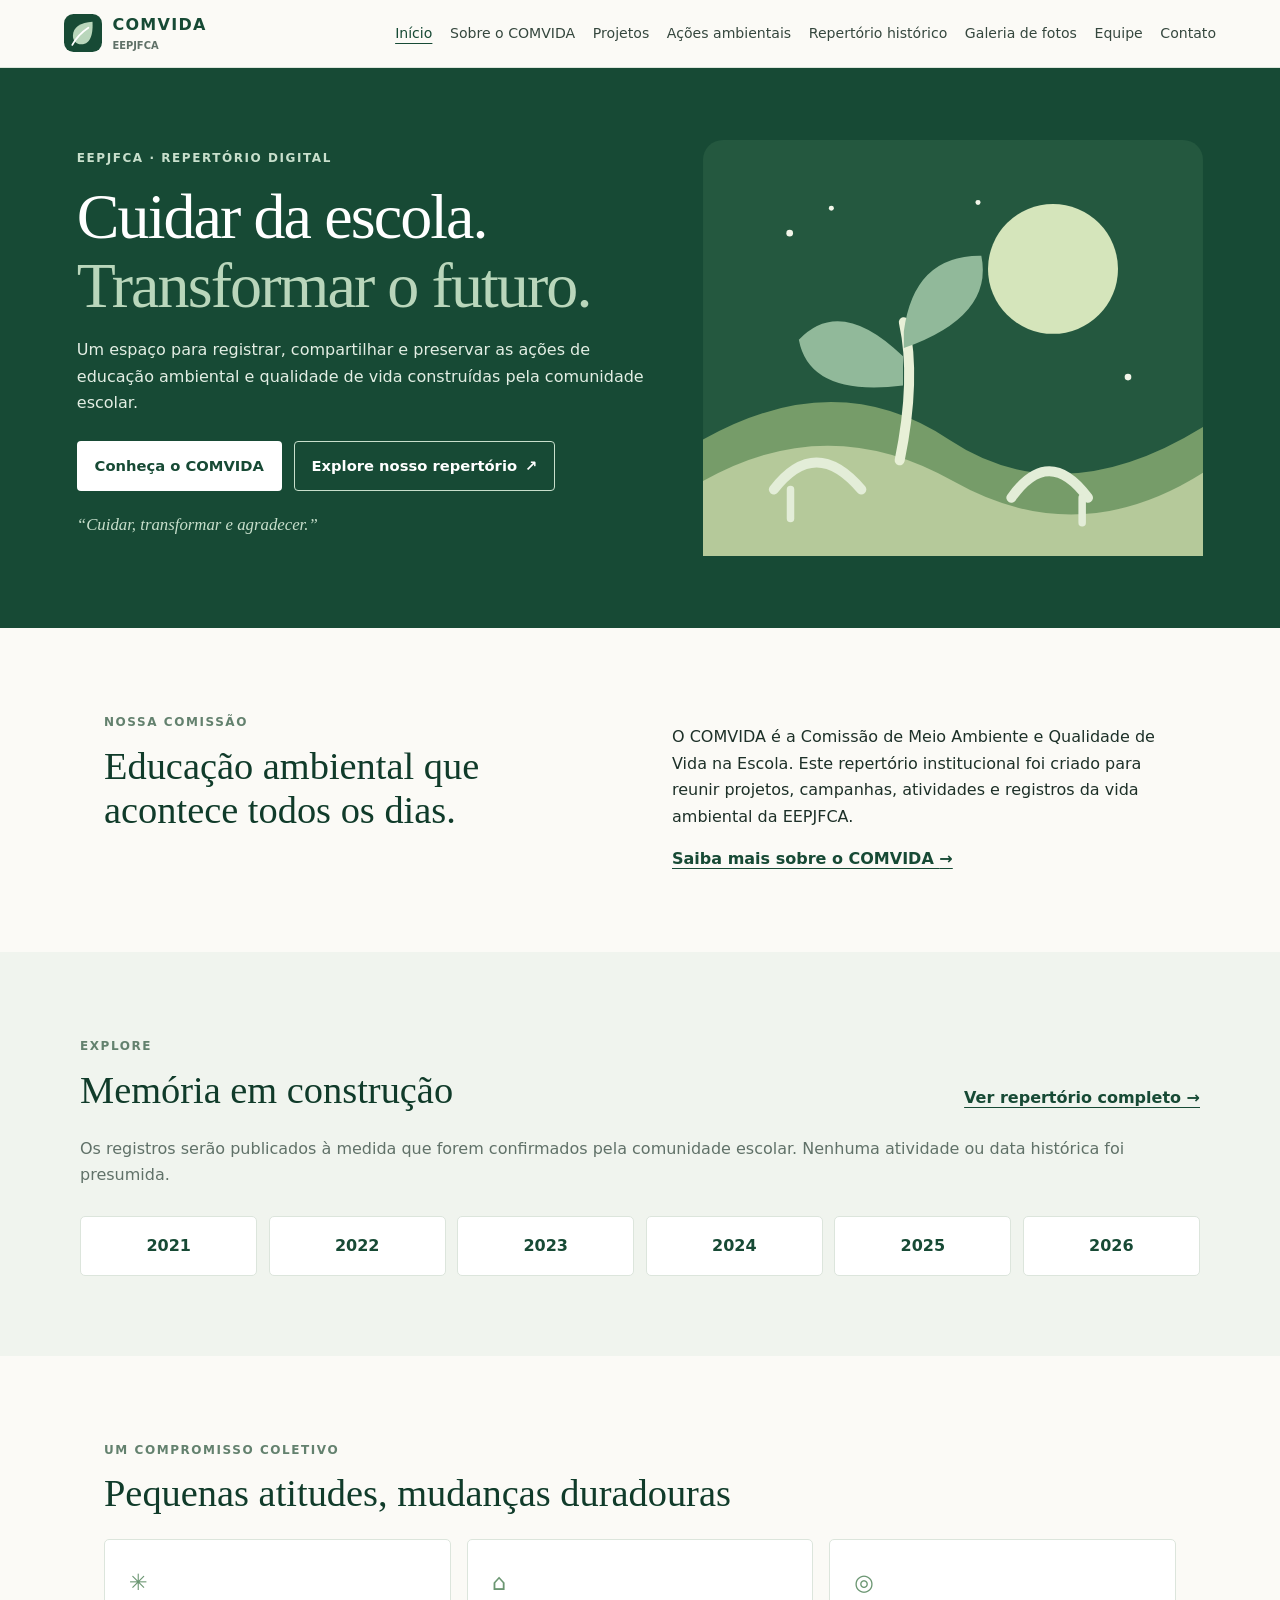
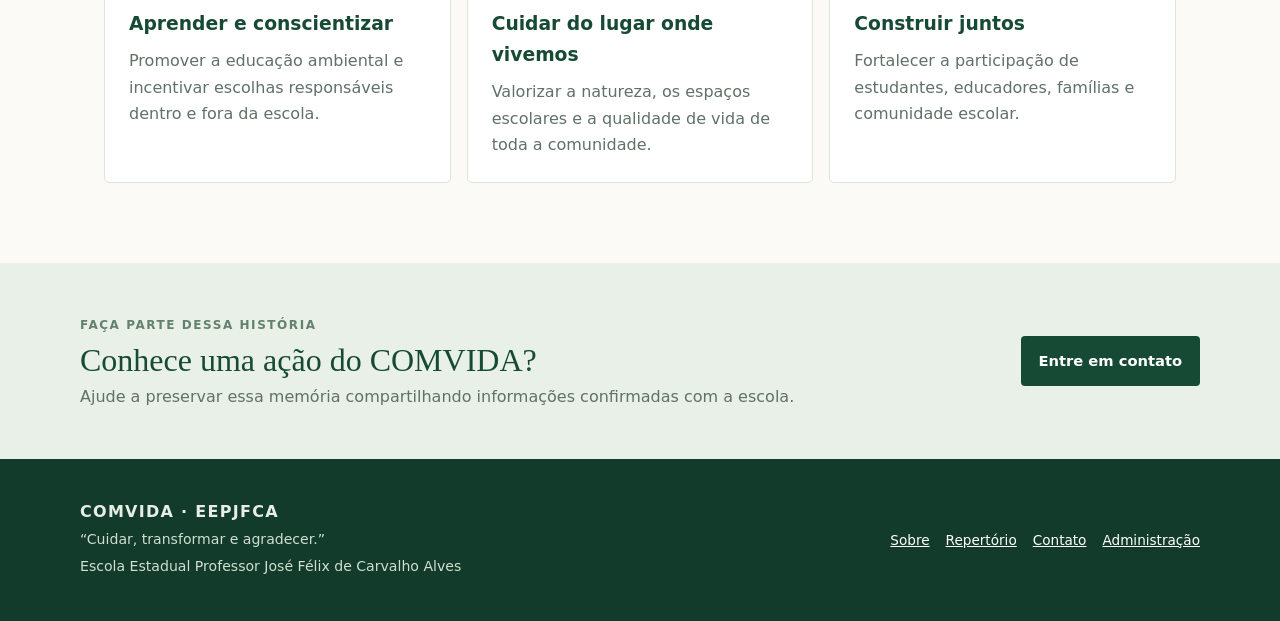
<file: index.html>
<!doctype html>
<html lang="pt-BR"><head><meta charset="utf-8"><meta name="viewport" content="width=device-width, initial-scale=1"><meta name="theme-color" content="#174a35"><meta name="description" content="Repertório digital do COMVIDA da Escola Estadual Professor José Félix de Carvalho Alves."><title>COMVIDA | Cuidar, transformar e agradecer</title><link rel="icon" href="imagens/folha.svg" type="image/svg+xml"><link rel="stylesheet" href="CSS/style.css"><script src="js/script.js" defer></script></head><body data-page="inicio"><a class="skip-link" href="#conteudo">Pular para o conteúdo</a><header id="site-header"></header><main id="conteudo">
<section class="hero"><div class="hero-copy"><span class="eyebrow">EEPJFCA · Repertório digital</span><h1>Cuidar da escola.<br><em>Transformar o futuro.</em></h1><p>Um espaço para registrar, compartilhar e preservar as ações de educação ambiental e qualidade de vida construídas pela comunidade escolar.</p><div class="button-row"><a class="button button-light" href="sobre.html">Conheça o COMVIDA</a><a class="button button-outline" href="repertorio.html">Explore nosso repertório <span aria-hidden="true">↗</span></a></div><p class="hero-motto">“Cuidar, transformar e agradecer.”</p></div><div class="hero-art" role="img" aria-label="Ilustração de uma muda crescendo em mãos cuidadosas"><img src="imagens/hero.svg" alt=""></div></section>
<section class="section intro-grid"><div><span class="eyebrow">Nossa comissão</span><h2>Educação ambiental que acontece todos os dias.</h2></div><div><p>O COMVIDA é a Comissão de Meio Ambiente e Qualidade de Vida na Escola. Este repertório institucional foi criado para reunir projetos, campanhas, atividades e registros da vida ambiental da EEPJFCA.</p><a class="text-link" href="sobre.html">Saiba mais sobre o COMVIDA <span aria-hidden="true">→</span></a></div></section>
<section class="section section-soft"><div class="section-heading"><div><span class="eyebrow">Explore</span><h2>Memória em construção</h2></div><a class="text-link" href="repertorio.html">Ver repertório completo →</a></div><p class="muted">Os registros serão publicados à medida que forem confirmados pela comunidade escolar. Nenhuma atividade ou data histórica foi presumida.</p><div class="year-strip" id="home-years"></div></section>
<section class="section"><div class="section-heading"><div><span class="eyebrow">Um compromisso coletivo</span><h2>Pequenas atitudes, mudanças duradouras</h2></div></div><div class="card-grid three"><article class="info-card"><span class="card-icon" aria-hidden="true">✳</span><h3>Aprender e conscientizar</h3><p>Promover a educação ambiental e incentivar escolhas responsáveis dentro e fora da escola.</p></article><article class="info-card"><span class="card-icon" aria-hidden="true">⌂</span><h3>Cuidar do lugar onde vivemos</h3><p>Valorizar a natureza, os espaços escolares e a qualidade de vida de toda a comunidade.</p></article><article class="info-card"><span class="card-icon" aria-hidden="true">◎</span><h3>Construir juntos</h3><p>Fortalecer a participação de estudantes, educadores, famílias e comunidade escolar.</p></article></div></section>
<section class="cta-band"><div><span class="eyebrow">Faça parte dessa história</span><h2>Conhece uma ação do COMVIDA?</h2><p>Ajude a preservar essa memória compartilhando informações confirmadas com a escola.</p></div><a class="button button-light" href="contato.html">Entre em contato</a></section></main><footer id="site-footer"></footer><button class="back-top" type="button" aria-label="Voltar ao topo">↑</button></body></html>
</file>
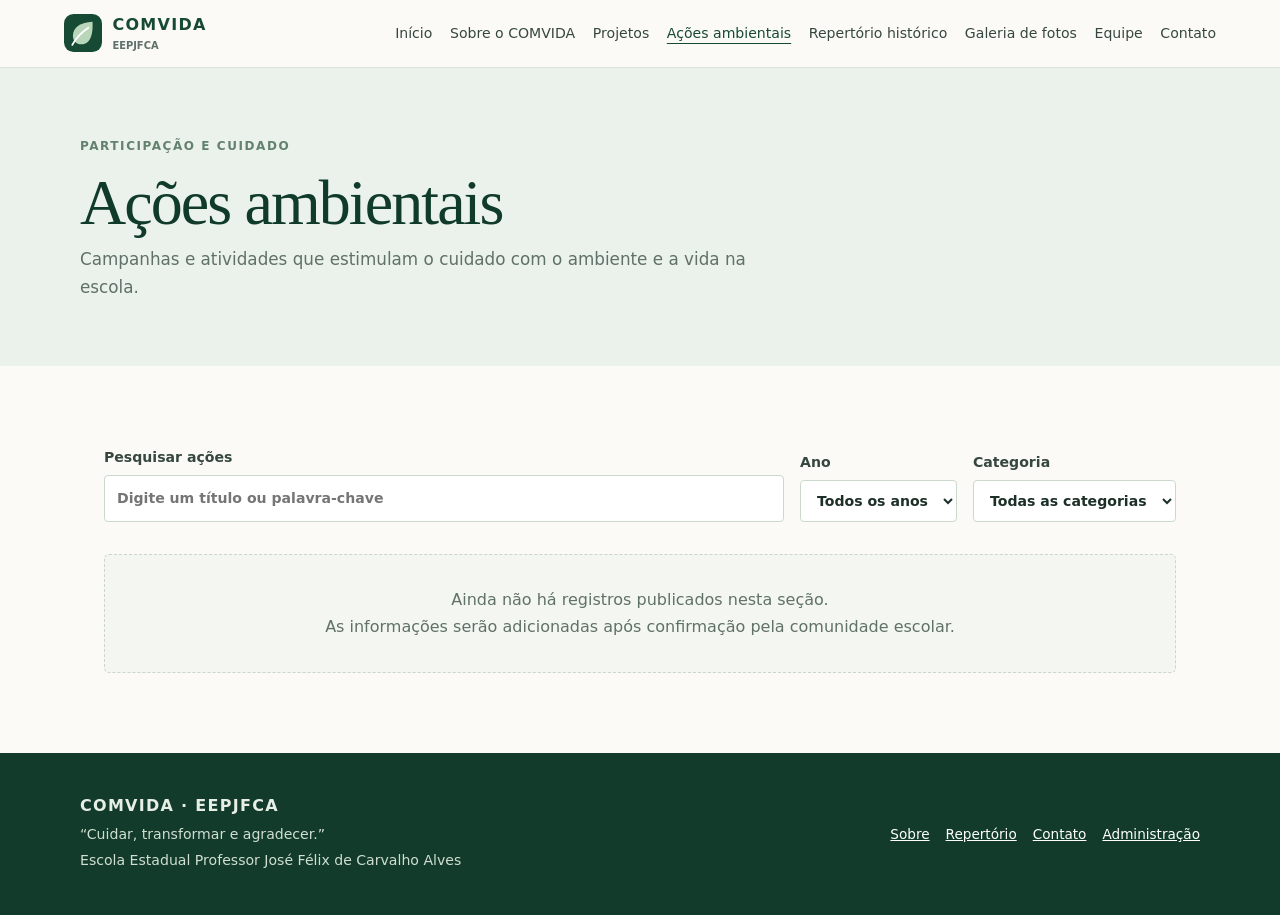
<file: acoes.html>
<!doctype html><html lang="pt-BR"><head><meta charset="utf-8"><meta name="viewport" content="width=device-width, initial-scale=1"><meta name="description" content="Ações ambientais e campanhas da comunidade escolar COMVIDA EEPJFCA."><title>Ações ambientais | COMVIDA EEPJFCA</title><link rel="icon" href="imagens/folha.svg" type="image/svg+xml"><link rel="stylesheet" href="CSS/style.css"><script src="js/script.js" defer></script></head><body data-page="acoes"><a class="skip-link" href="#conteudo">Pular para o conteúdo</a><header id="site-header"></header><main id="conteudo"><section class="page-hero"><span class="eyebrow">Participação e cuidado</span><h1>Ações ambientais</h1><p>Campanhas e atividades que estimulam o cuidado com o ambiente e a vida na escola.</p></section><section class="section"><div class="filters"><label>Pesquisar ações<input id="action-search" type="search" placeholder="Digite um título ou palavra-chave"></label><label>Ano<select id="action-year"><option value="">Todos os anos</option></select></label><label>Categoria<select id="action-category"><option value="">Todas as categorias</option></select></label></div><div id="action-list" class="card-grid three" aria-live="polite"></div></section></main><footer id="site-footer"></footer><button class="back-top" type="button" aria-label="Voltar ao topo">↑</button></body></html>
</file>
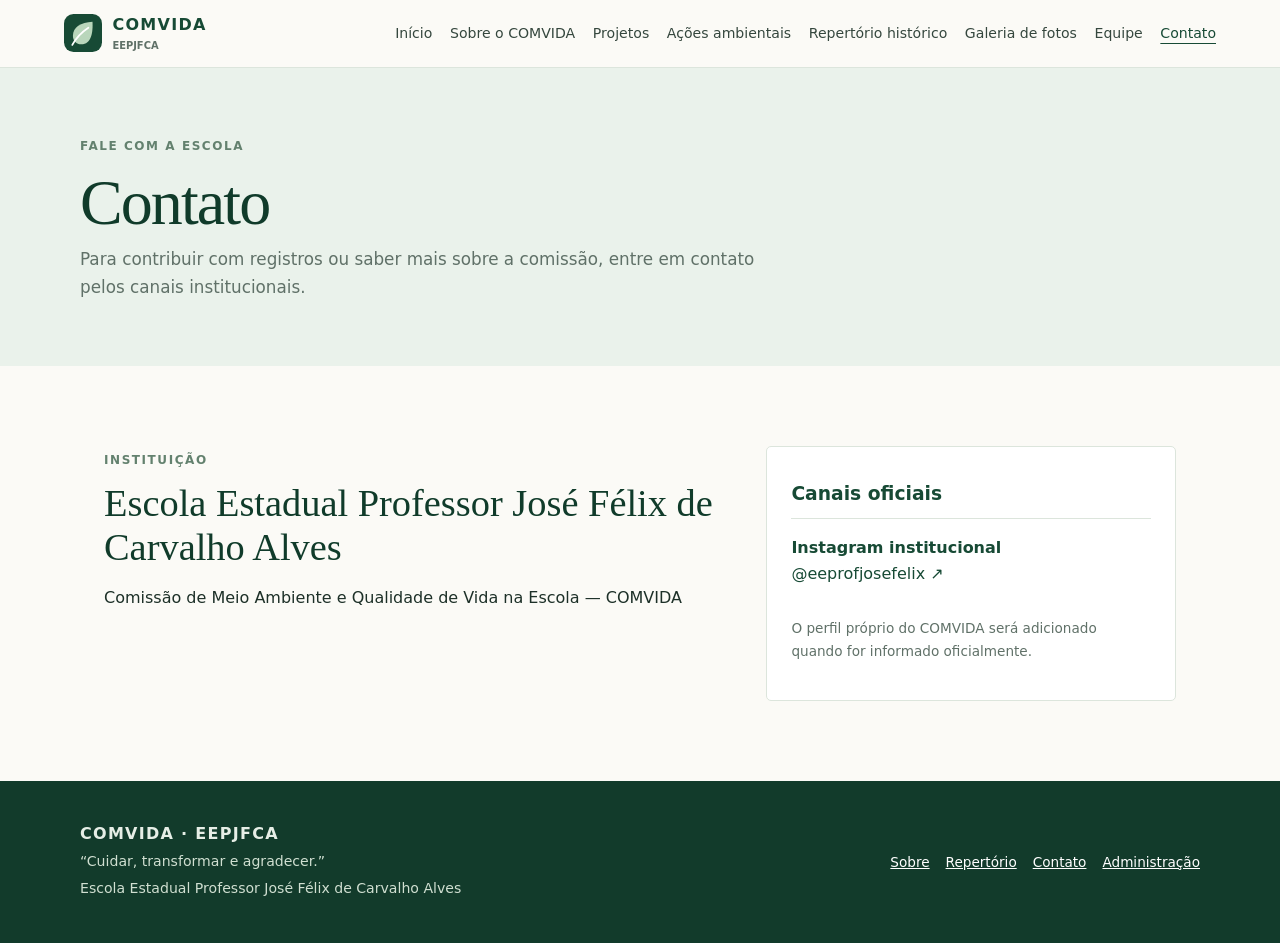
<file: contato.html>
<!doctype html><html lang="pt-BR"><head><meta charset="utf-8"><meta name="viewport" content="width=device-width, initial-scale=1"><meta name="description" content="Contato institucional do COMVIDA e da Escola Estadual Professor José Félix de Carvalho Alves."><title>Contato | COMVIDA EEPJFCA</title><link rel="icon" href="imagens/folha.svg" type="image/svg+xml"><link rel="stylesheet" href="CSS/style.css"><script src="js/script.js" defer></script></head><body data-page="contato"><a class="skip-link" href="#conteudo">Pular para o conteúdo</a><header id="site-header"></header><main id="conteudo"><section class="page-hero"><span class="eyebrow">Fale com a escola</span><h1>Contato</h1><p>Para contribuir com registros ou saber mais sobre a comissão, entre em contato pelos canais institucionais.</p></section><section class="section contact-layout"><div><span class="eyebrow">Instituição</span><h2>Escola Estadual Professor José Félix de Carvalho Alves</h2><p>Comissão de Meio Ambiente e Qualidade de Vida na Escola — COMVIDA</p></div><div class="contact-card"><h3>Canais oficiais</h3><a class="contact-link" href="https://www.instagram.com/eeprofjosefelix/" target="_blank" rel="noopener noreferrer">Instagram institucional <span>@eeprofjosefelix ↗</span></a><p class="muted small">O perfil próprio do COMVIDA será adicionado quando for informado oficialmente.</p></div></section></main><footer id="site-footer"></footer><button class="back-top" type="button" aria-label="Voltar ao topo">↑</button></body></html>
</file>
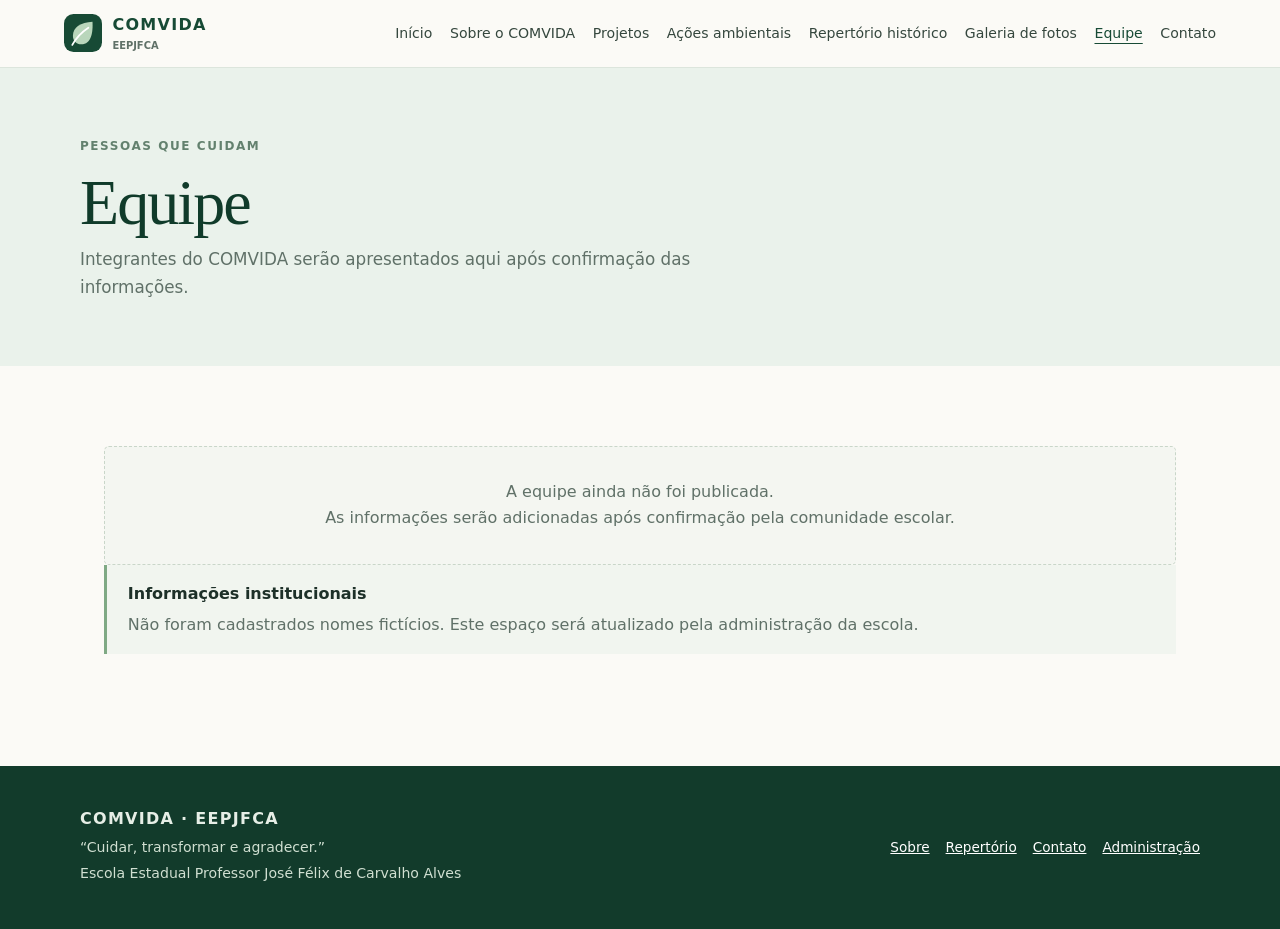
<file: equipe.html>
<!doctype html><html lang="pt-BR"><head><meta charset="utf-8"><meta name="viewport" content="width=device-width, initial-scale=1"><meta name="description" content="Conheça os integrantes da comissão COMVIDA da EEPJFCA."><title>Equipe | COMVIDA EEPJFCA</title><link rel="icon" href="imagens/folha.svg" type="image/svg+xml"><link rel="stylesheet" href="CSS/style.css"><script src="js/script.js" defer></script></head><body data-page="equipe"><a class="skip-link" href="#conteudo">Pular para o conteúdo</a><header id="site-header"></header><main id="conteudo"><section class="page-hero"><span class="eyebrow">Pessoas que cuidam</span><h1>Equipe</h1><p>Integrantes do COMVIDA serão apresentados aqui após confirmação das informações.</p></section><section class="section"><div id="team-list" class="card-grid three" aria-live="polite"></div><div class="archive-note"><strong>Informações institucionais</strong><p>Não foram cadastrados nomes fictícios. Este espaço será atualizado pela administração da escola.</p></div></section></main><footer id="site-footer"></footer><button class="back-top" type="button" aria-label="Voltar ao topo">↑</button></body></html>
</file>
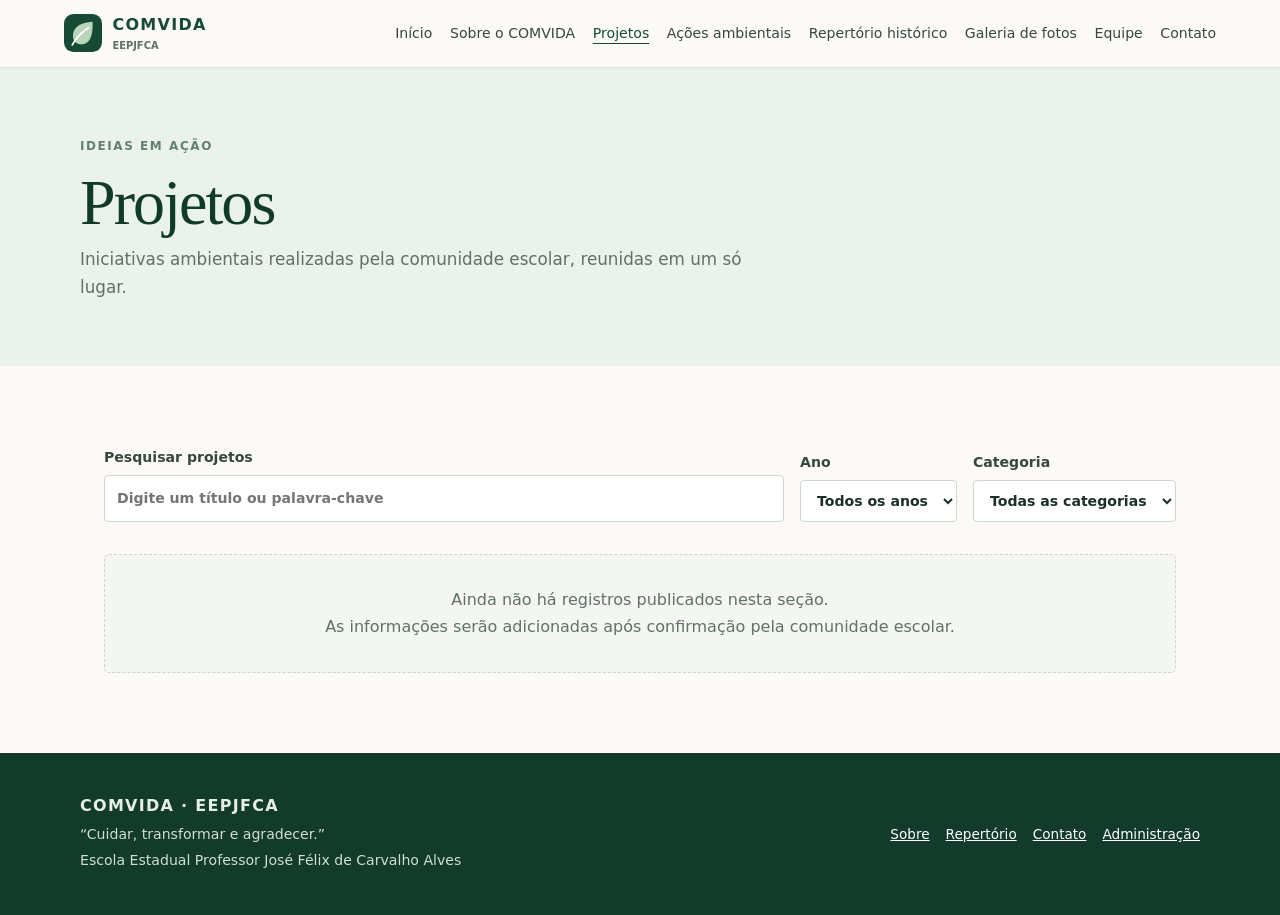
<file: projetos.html>
<!doctype html><html lang="pt-BR"><head><meta charset="utf-8"><meta name="viewport" content="width=device-width, initial-scale=1"><meta name="description" content="Consulte projetos ambientais registrados pelo COMVIDA da EEPJFCA."><title>Projetos | COMVIDA EEPJFCA</title><link rel="icon" href="imagens/folha.svg" type="image/svg+xml"><link rel="stylesheet" href="CSS/style.css"><script src="js/script.js" defer></script></head><body data-page="projetos"><a class="skip-link" href="#conteudo">Pular para o conteúdo</a><header id="site-header"></header><main id="conteudo"><section class="page-hero"><span class="eyebrow">Ideias em ação</span><h1>Projetos</h1><p>Iniciativas ambientais realizadas pela comunidade escolar, reunidas em um só lugar.</p></section><section class="section"><div class="filters"><label>Pesquisar projetos<input id="project-search" type="search" placeholder="Digite um título ou palavra-chave"></label><label>Ano<select id="project-year"><option value="">Todos os anos</option></select></label><label>Categoria<select id="project-category"><option value="">Todas as categorias</option></select></label></div><div id="project-list" class="card-grid three" aria-live="polite"></div></section></main><footer id="site-footer"></footer><button class="back-top" type="button" aria-label="Voltar ao topo">↑</button></body></html>
</file>
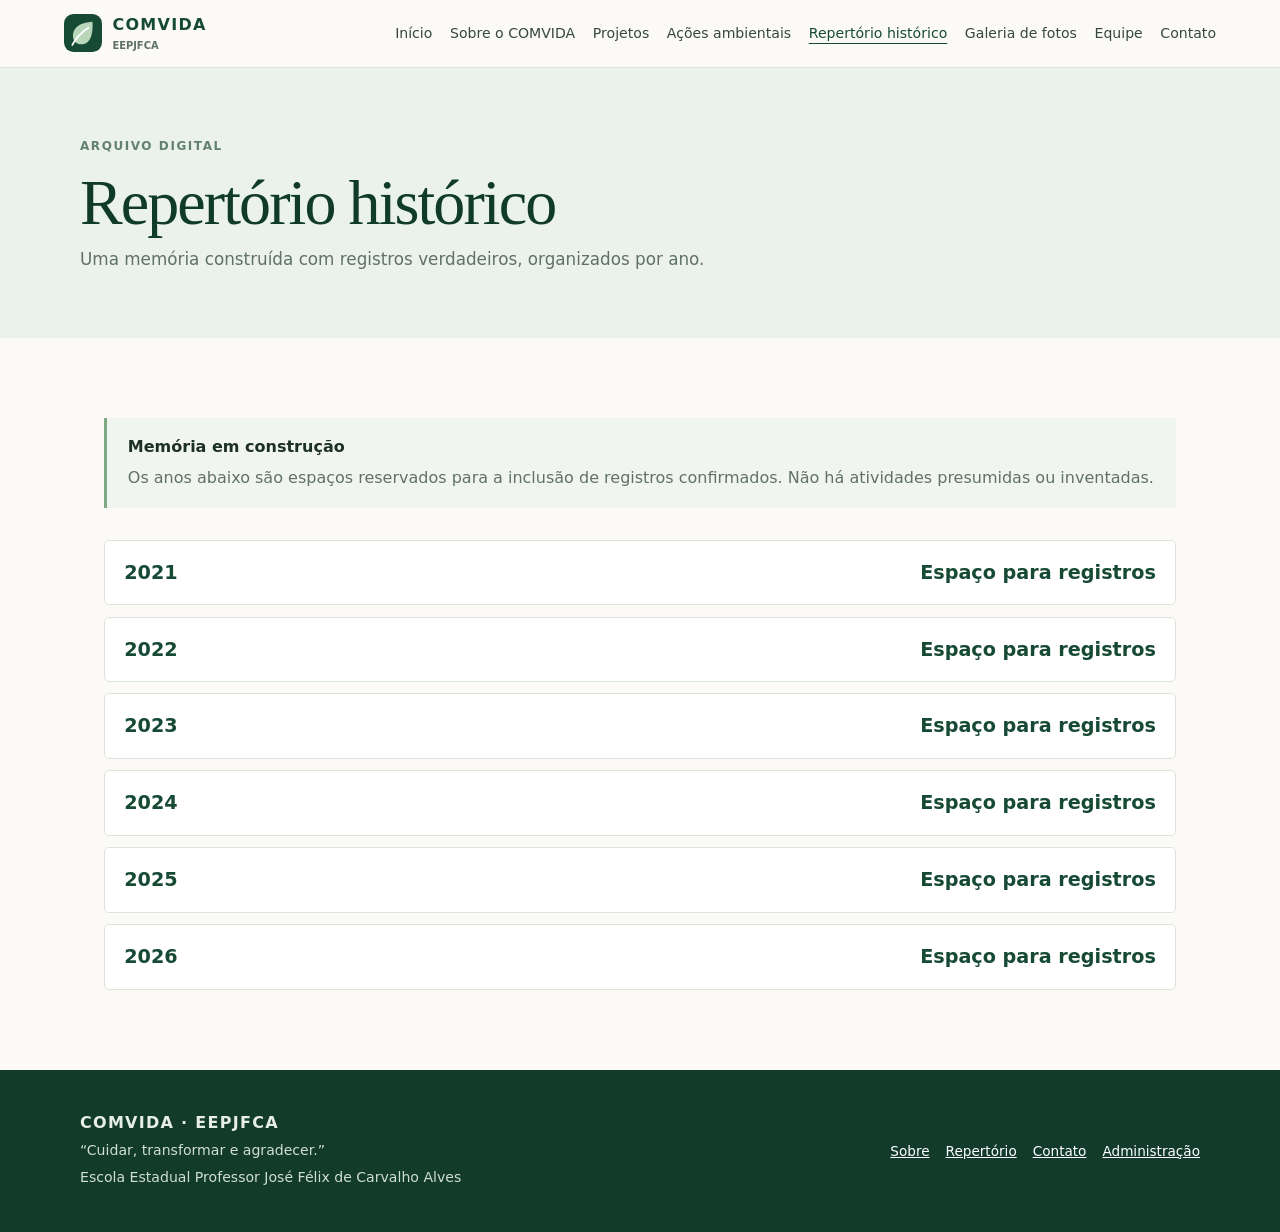
<file: repertorio.html>
<!doctype html><html lang="pt-BR"><head><meta charset="utf-8"><meta name="viewport" content="width=device-width, initial-scale=1"><meta name="description" content="Arquivo histórico digital do COMVIDA organizado por ano."><title>Repertório histórico | COMVIDA EEPJFCA</title><link rel="icon" href="imagens/folha.svg" type="image/svg+xml"><link rel="stylesheet" href="CSS/style.css"><script src="js/script.js" defer></script></head><body data-page="repertorio"><a class="skip-link" href="#conteudo">Pular para o conteúdo</a><header id="site-header"></header><main id="conteudo"><section class="page-hero"><span class="eyebrow">Arquivo digital</span><h1>Repertório histórico</h1><p>Uma memória construída com registros verdadeiros, organizados por ano.</p></section><section class="section"><div class="archive-note"><strong>Memória em construção</strong><p>Os anos abaixo são espaços reservados para a inclusão de registros confirmados. Não há atividades presumidas ou inventadas.</p></div><div id="history-list" class="history-list"></div></section></main><footer id="site-footer"></footer><button class="back-top" type="button" aria-label="Voltar ao topo">↑</button></body></html>
</file>
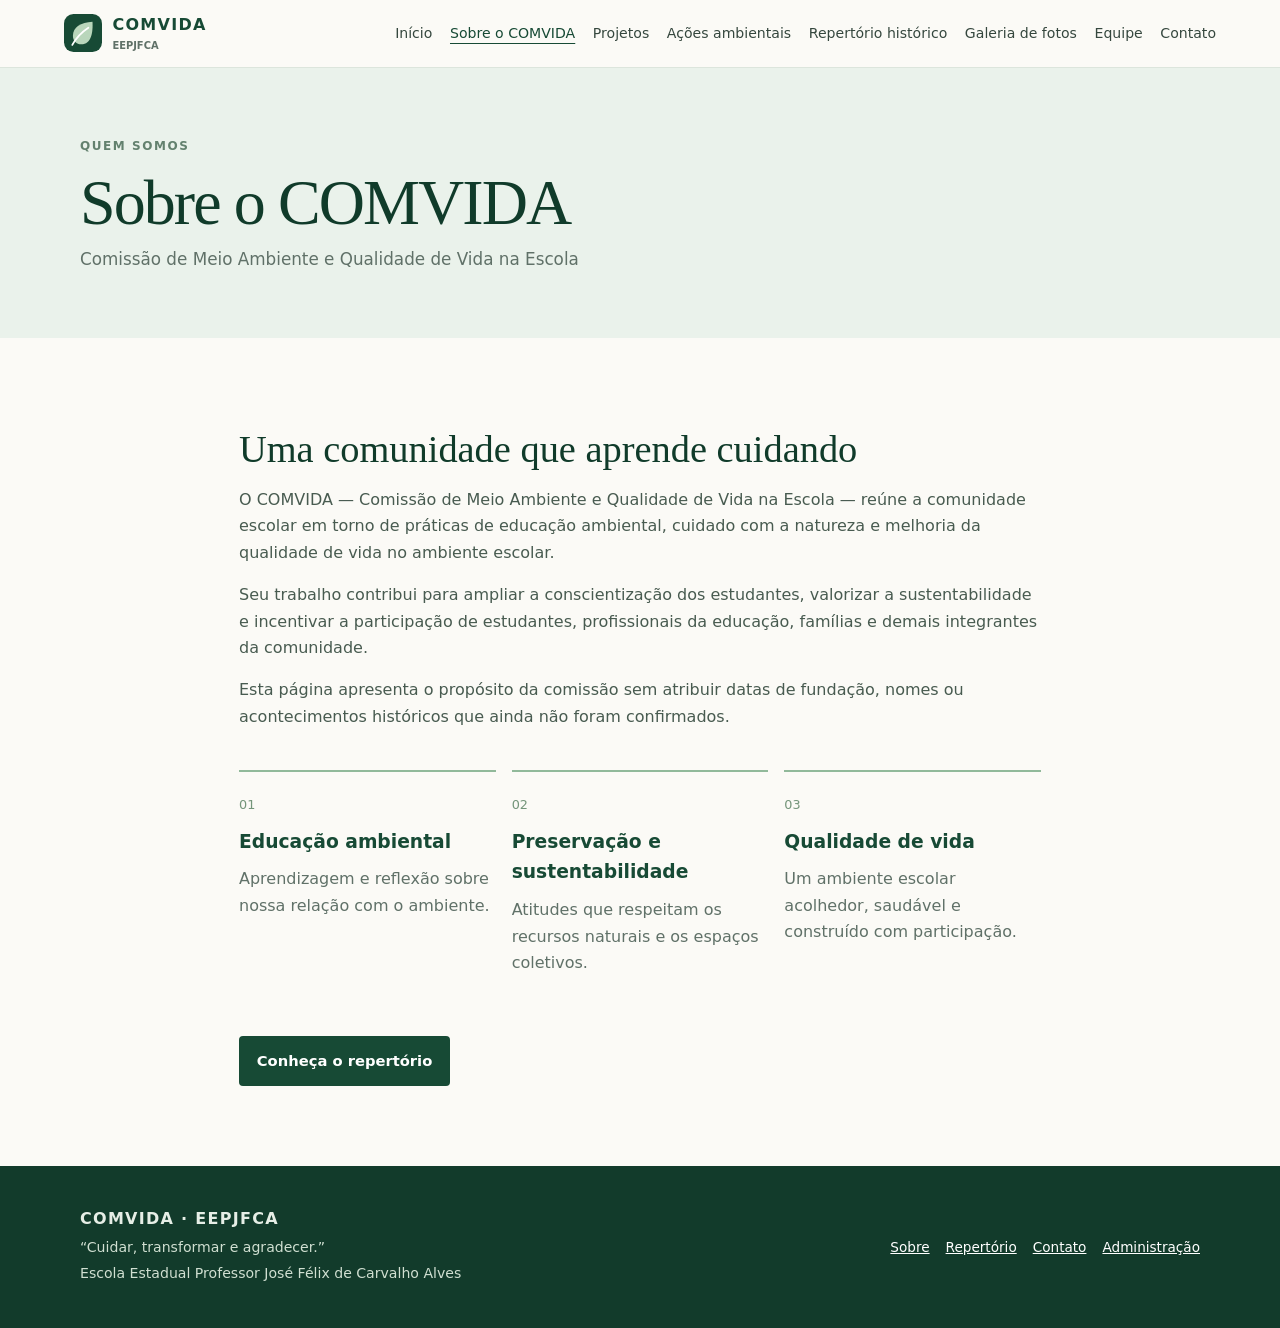
<file: sobre.html>
<!doctype html><html lang="pt-BR"><head><meta charset="utf-8"><meta name="viewport" content="width=device-width, initial-scale=1"><meta name="description" content="Conheça o papel do COMVIDA na educação ambiental e na qualidade de vida escolar."><title>Sobre o COMVIDA | COMVIDA EEPJFCA</title><link rel="icon" href="imagens/folha.svg" type="image/svg+xml"><link rel="stylesheet" href="CSS/style.css"><script src="js/script.js" defer></script></head><body data-page="sobre"><a class="skip-link" href="#conteudo">Pular para o conteúdo</a><header id="site-header"></header><main id="conteudo"><section class="page-hero"><span class="eyebrow">Quem somos</span><h1>Sobre o COMVIDA</h1><p>Comissão de Meio Ambiente e Qualidade de Vida na Escola</p></section><section class="section narrow"><h2>Uma comunidade que aprende cuidando</h2><p>O COMVIDA — Comissão de Meio Ambiente e Qualidade de Vida na Escola — reúne a comunidade escolar em torno de práticas de educação ambiental, cuidado com a natureza e melhoria da qualidade de vida no ambiente escolar.</p><p>Seu trabalho contribui para ampliar a conscientização dos estudantes, valorizar a sustentabilidade e incentivar a participação de estudantes, profissionais da educação, famílias e demais integrantes da comunidade.</p><p>Esta página apresenta o propósito da comissão sem atribuir datas de fundação, nomes ou acontecimentos históricos que ainda não foram confirmados.</p><div class="values-grid"><article><span aria-hidden="true">01</span><h3>Educação ambiental</h3><p>Aprendizagem e reflexão sobre nossa relação com o ambiente.</p></article><article><span aria-hidden="true">02</span><h3>Preservação e sustentabilidade</h3><p>Atitudes que respeitam os recursos naturais e os espaços coletivos.</p></article><article><span aria-hidden="true">03</span><h3>Qualidade de vida</h3><p>Um ambiente escolar acolhedor, saudável e construído com participação.</p></article></div><a class="button button-primary" href="repertorio.html">Conheça o repertório</a></section></main><footer id="site-footer"></footer><button class="back-top" type="button" aria-label="Voltar ao topo">↑</button></body></html>
</file>
<file: CSS/style.css>
:root{--forest:#174a35;--forest-dark:#103b2a;--leaf:#91b99a;--mint:#eaf2eb;--paper:#fbfaf6;--ink:#1d3028;--muted:#607168;--line:#dce5dc;--white:#fff;--serif:Georgia,'Times New Roman',serif;--sans:system-ui,-apple-system,'Segoe UI',sans-serif}*{box-sizing:border-box}html{scroll-behavior:smooth}body{margin:0;background:var(--paper);color:var(--ink);font:16px/1.65 var(--sans)}a{color:inherit}img{max-width:100%;display:block}button,input,select,textarea{font:inherit}.skip-link{position:absolute;left:-10000px;top:1rem;background:#fff;padding:.7rem;z-index:99}.skip-link:focus{left:1rem}.site-header{position:sticky;top:0;z-index:20;background:rgba(251,250,246,.97);border-bottom:1px solid var(--line);backdrop-filter:blur(8px)}.nav-wrap{max-width:1200px;margin:auto;padding:.75rem 1.5rem;display:flex;align-items:center;justify-content:space-between;gap:1.5rem}.brand{display:flex;align-items:center;gap:.65rem;text-decoration:none;color:var(--forest);font-weight:800;letter-spacing:.08em}.brand img{width:38px;height:38px}.brand small{display:block;color:var(--muted);font-size:.62rem;font-weight:600;letter-spacing:0}.nav-links{display:flex;align-items:center;gap:1.1rem}.nav-links a{text-decoration:none;font-size:.88rem;color:#35473e}.nav-links a:hover,.nav-links a[aria-current=page]{color:var(--forest);text-decoration:underline;text-underline-offset:5px}.menu-toggle{display:none;border:1px solid var(--line);background:var(--white);color:var(--forest);border-radius:8px;padding:.5rem .7rem}.hero{background:var(--forest);color:var(--white);min-height:510px;display:grid;grid-template-columns:1.05fr .95fr;align-items:center;padding:4.5rem max(calc((100vw - 1200px)/2),6vw);gap:2rem;overflow:hidden}.hero-copy{max-width:630px}.eyebrow{text-transform:uppercase;letter-spacing:.13em;font-size:.75rem;font-weight:750;color:#63816e}.hero .eyebrow{color:#c8dfcc}.hero h1,.page-hero h1{font:500 clamp(2.7rem,5vw,4.7rem)/1.08 var(--serif);letter-spacing:-.03em;margin:.7rem 0 1.1rem}.hero h1 em{color:#b9d6bb;font-style:normal}.hero-copy>p{max-width:570px;color:#e3eee4}.hero-art{justify-self:end;width:min(100%,500px)}.hero-art img{width:100%;height:auto}.button-row{display:flex;flex-wrap:wrap;gap:.75rem;margin:1.5rem 0}.button{display:inline-flex;align-items:center;justify-content:center;gap:.5rem;padding:.76rem 1.05rem;border-radius:4px;text-decoration:none;font-weight:700;font-size:.92rem;border:1px solid transparent;cursor:pointer}.button-light{background:#fff;color:var(--forest)}.button-outline{color:#fff;border-color:#c8dfcc;background:transparent}.button-primary{background:var(--forest);color:white}.button-outline.dark{border-color:var(--forest);color:var(--forest)}.button:hover{filter:brightness(.95);transform:translateY(-1px)}.hero .hero-motto{font:italic 1.05rem var(--serif);color:#c8dfcc;margin-top:1.5rem}.section{max-width:1120px;margin:auto;padding:5rem 1.5rem}.intro-grid{display:grid;grid-template-columns:1fr 1fr;gap:4rem;align-items:start}.section h2,.contact-layout h2{font:500 clamp(2rem,3vw,2.7rem)/1.15 var(--serif);margin:.55rem 0 1rem;color:var(--forest-dark)}.text-link{color:var(--forest);font-weight:750;text-decoration-thickness:1px;text-underline-offset:4px}.section-soft{max-width:none;background:#f0f4ee;padding-left:max(calc((100vw - 1120px)/2),1.5rem);padding-right:max(calc((100vw - 1120px)/2),1.5rem)}.section-heading{display:flex;align-items:end;justify-content:space-between;gap:1rem;margin-bottom:1.5rem}.section-heading h2{margin-bottom:0}.muted{color:var(--muted)}.year-strip{display:grid;grid-template-columns:repeat(6,1fr);gap:.7rem;margin-top:1.7rem}.year-link{background:white;border:1px solid var(--line);padding:1rem;text-align:center;text-decoration:none;border-radius:5px;color:var(--forest);font-weight:750}.year-link:hover{border-color:var(--forest)}.card-grid{display:grid;gap:1rem}.three{grid-template-columns:repeat(3,minmax(0,1fr))}.info-card,.contact-card{border:1px solid var(--line);background:#fff;padding:1.5rem;border-radius:5px}.info-card h3,.contact-card h3{color:var(--forest);margin:.5rem 0}.info-card p{color:var(--muted);margin:0}.card-icon{font-size:1.4rem;color:#6b9672}.cta-band{background:#e8f0e7;padding:3rem max(calc((100vw - 1120px)/2),1.5rem);display:flex;align-items:center;justify-content:space-between;gap:2rem}.cta-band h2{font:500 2rem var(--serif);color:var(--forest);margin:.3rem 0}.cta-band p{margin:0;color:var(--muted)}.cta-band .button{background:var(--forest);color:white;white-space:nowrap}.page-hero{background:var(--mint);padding:4rem max(calc((100vw - 1120px)/2),1.5rem) 3.5rem}.page-hero h1{font-size:clamp(2.5rem,5vw,4rem);color:var(--forest-dark);margin:.6rem 0}.page-hero p{max-width:680px;color:var(--muted);font-size:1.05rem;margin:.5rem 0}.narrow{max-width:850px}.narrow>p{color:#485b50}.values-grid{display:grid;grid-template-columns:repeat(3,1fr);gap:1rem;margin:2.5rem 0}.values-grid article{border-top:2px solid var(--leaf);padding:1.2rem 0}.values-grid article>span{font-size:.8rem;color:#74957a}.values-grid h3{color:var(--forest);margin:.55rem 0}.values-grid p{color:var(--muted);margin:0}.filters{display:flex;align-items:end;gap:1rem;margin-bottom:2rem;flex-wrap:wrap}.filters label,.admin-panel label{display:grid;gap:.35rem;font-size:.88rem;font-weight:700;color:#35473e}.filters label:first-child{flex:1;min-width:220px}.filters input,.filters select,.admin-panel input,.admin-panel textarea,.admin-panel select{width:100%;border:1px solid #cbd8cc;border-radius:4px;padding:.7rem .75rem;background:white;color:var(--ink)}.compact label{max-width:260px;min-width:220px}.record-card{border:1px solid var(--line);background:#fff;border-radius:5px;overflow:hidden}.record-card img{width:100%;height:190px;object-fit:cover;background:#eef3ed}.record-content{padding:1.2rem}.record-content h3{font:500 1.45rem/1.2 var(--serif);color:var(--forest);margin:.4rem 0}.record-content p{color:var(--muted);margin:.5rem 0}.tag{display:inline-block;background:var(--mint);padding:.18rem .55rem;border-radius:20px;color:var(--forest);font-size:.75rem;font-weight:700}.record-meta{font-size:.83rem;color:var(--muted)}.empty-state{grid-column:1/-1;background:#f4f6f1;border:1px dashed #c9d6c9;padding:2rem;text-align:center;color:var(--muted);border-radius:5px}.archive-note{background:#f1f5ef;border-left:3px solid #7fa984;padding:1rem 1.3rem;margin-bottom:2rem}.archive-note p{color:var(--muted);margin:.3rem 0 0}.history-list{display:grid;gap:.7rem}.history-year{background:#fff;border:1px solid var(--line);border-radius:5px}.history-year summary{padding:1rem 1.2rem;cursor:pointer;color:var(--forest);font-size:1.2rem;font-weight:750;display:flex;justify-content:space-between}.history-year summary::marker{color:#74957a}.history-items{border-top:1px solid var(--line);padding:1rem 1.2rem}.history-items p{margin:.2rem 0;color:var(--muted)}.gallery-grid{display:grid;grid-template-columns:repeat(3,1fr);gap:1rem}.gallery-item{border:0;padding:0;background:#fff;text-align:left;cursor:zoom-in;border-radius:5px;overflow:hidden;box-shadow:0 2px 8px #183d2810}.gallery-item img{width:100%;height:240px;object-fit:cover;background:#eef3ed}.gallery-item span{display:block;padding:.8rem;color:var(--ink);font-size:.9rem}.photo-dialog{position:fixed;max-width:min(900px,92vw);max-height:90vh;border:0;padding:1rem;background:#fff;border-radius:5px}.photo-dialog::backdrop{background:#07180fd9}.photo-dialog img{max-height:76vh;margin:auto}.photo-dialog p{margin:.5rem 0 0}.dialog-close{position:absolute;right:.7rem;top:.5rem;font-size:1.7rem;border:0;background:#fff;cursor:pointer}.contact-layout{display:grid;grid-template-columns:1.2fr .8fr;gap:3rem;align-items:start}.contact-link{display:block;text-decoration:none;border-top:1px solid var(--line);padding:1rem 0;color:var(--forest);font-weight:700}.contact-link span{display:block;font-weight:500}.small{font-size:.85rem}.site-footer{background:#123b2b;color:#e6eee6;padding:2.5rem 1.5rem}.footer-inner{max-width:1120px;margin:auto;display:flex;justify-content:space-between;align-items:center;gap:2rem}.footer-inner p{margin:.2rem 0;color:#d0dfd1;font-size:.88rem}.footer-brand{font-weight:800;letter-spacing:.08em}.footer-links{display:flex;gap:1rem;flex-wrap:wrap}.footer-links a{color:white;font-size:.85rem}.back-top{position:fixed;right:1.2rem;bottom:1.2rem;background:var(--forest);color:#fff;border:0;width:42px;height:42px;border-radius:50%;font-size:1.2rem;cursor:pointer;opacity:0;pointer-events:none;transition:opacity .2s}.back-top.visible{opacity:1;pointer-events:auto}.admin-page{background:#f4f6f2;min-height:100vh}.admin-header{background:#fff;border-bottom:1px solid var(--line);padding:.8rem max(calc((100vw - 1100px)/2),1.2rem);display:flex;justify-content:space-between;align-items:center}.admin-header .brand{text-decoration:none}.admin-main{max-width:1100px;margin:auto;padding:3rem 1.25rem}.admin-intro{max-width:720px}.admin-intro h1{font:500 2.8rem var(--serif);color:var(--forest);margin:.3rem 0}.admin-panel{background:white;border:1px solid var(--line);border-radius:6px;padding:1.5rem;margin-top:1.5rem}.admin-panel form{display:grid;gap:1rem}.admin-toolbar{display:flex;justify-content:space-between;align-items:end;gap:1rem}.admin-toolbar label{min-width:230px}.admin-columns{display:grid;grid-template-columns:.75fr 1.25fr;gap:2rem;margin-top:2rem}.admin-columns h2{color:var(--forest);font:500 1.5rem var(--serif)}.record-list{display:grid;gap:.5rem}.record-row{display:flex;justify-content:space-between;gap:.5rem;align-items:center;border:1px solid var(--line);padding:.6rem;border-radius:4px;font-size:.88rem}.record-row button{border:1px solid var(--line);background:#fff;border-radius:3px;padding:.3rem .5rem;cursor:pointer}.status{font-weight:650;color:var(--forest)}hr{border:0;border-top:1px solid var(--line);margin:2rem 0}@media(max-width:850px){.menu-toggle{display:block}.nav-wrap{position:relative}.nav-links{display:none;position:absolute;top:100%;left:0;right:0;background:var(--paper);padding:1rem 1.5rem 1.5rem;border-bottom:1px solid var(--line);flex-direction:column;align-items:flex-start;gap:.9rem}.nav-links.open{display:flex}.hero{grid-template-columns:1fr;padding:4rem 7vw}.hero-art{width:min(70%,420px);justify-self:center}.intro-grid{gap:2rem}.year-strip{grid-template-columns:repeat(3,1fr)}.three{grid-template-columns:repeat(2,minmax(0,1fr))}.gallery-grid{grid-template-columns:repeat(2,1fr)}}@media(max-width:580px){body{font-size:15px}.hero{padding:3rem 1.25rem;min-height:0}.hero-art{width:90%}.section{padding:3.2rem 1.2rem}.intro-grid,.contact-layout{grid-template-columns:1fr;gap:1rem}.section-heading{align-items:flex-start;flex-direction:column}.three,.values-grid,.gallery-grid{grid-template-columns:1fr}.year-strip{grid-template-columns:repeat(2,1fr)}.cta-band{padding:2.4rem 1.2rem;align-items:flex-start;flex-direction:column}.page-hero{padding:3rem 1.2rem 2.5rem}.footer-inner{align-items:flex-start;flex-direction:column;gap:1rem}.gallery-item img{height:230px}.admin-main{padding:2rem 1rem}.admin-panel{padding:1rem}.admin-columns{grid-template-columns:1fr}.admin-toolbar{align-items:flex-start;flex-direction:column}.admin-toolbar label{width:100%}.filters{align-items:stretch;flex-direction:column}.filters label:first-child{min-width:100%}}
</file>
